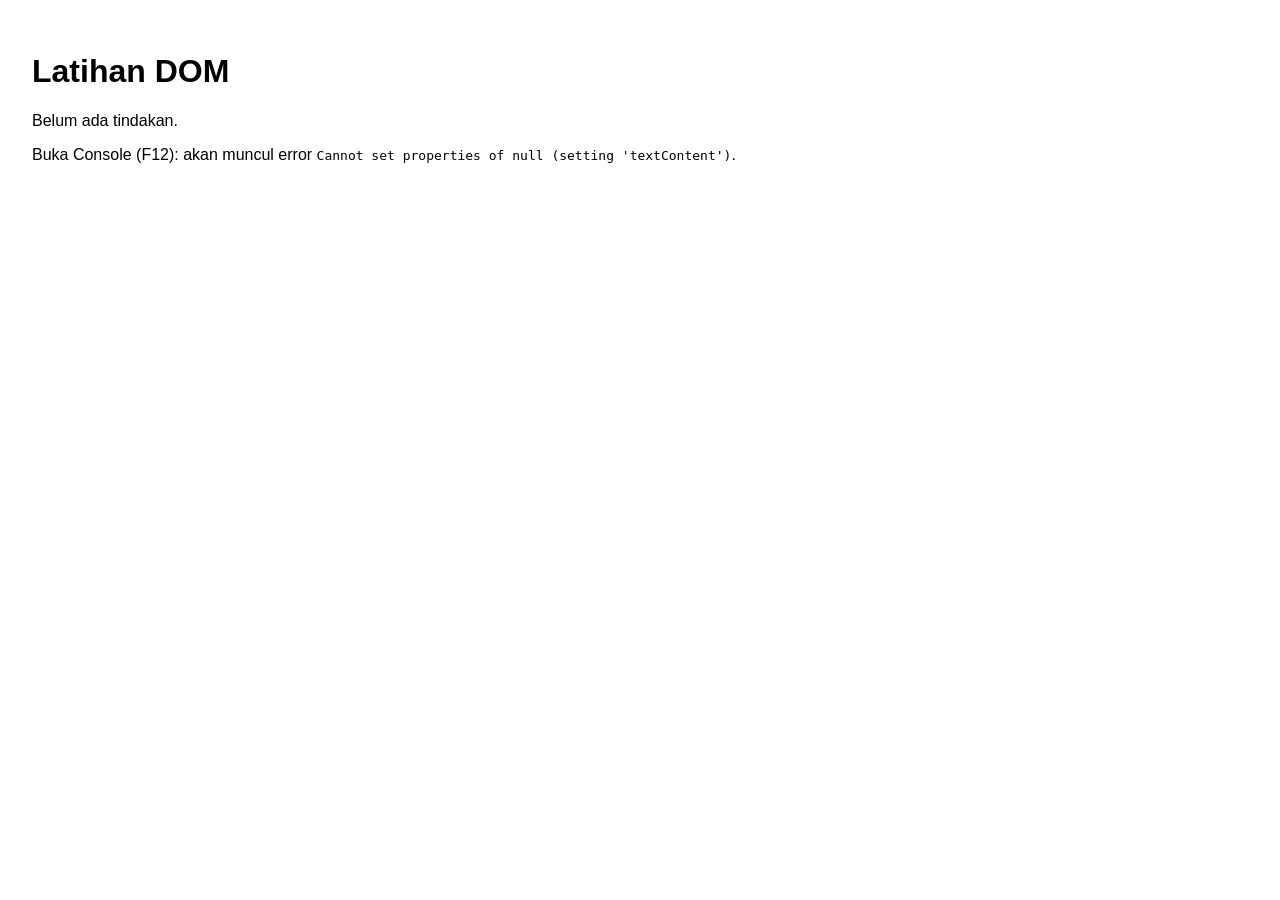
<file: Lab6Web/eksperimen_defer/index.html>
<!DOCTYPE html>
<html lang="id">
<head>
  <meta charset="UTF-8">
  <title>Eksperimen 5 — Tanpa defer</title>
  <!-- TANPA defer: script jalan sebelum <body> diparsing -->
  <script src="script.js"></script>
</head>
<body style="font-family:Segoe UI,Arial,sans-serif;padding:24px">
  <h1 id="judul">Latihan DOM</h1>
  <p id="pesan">Belum ada tindakan.</p>
  <p>Buka Console (F12): akan muncul error
  <code>Cannot set properties of null (setting 'textContent')</code>.</p>
</body>
</html>
</file>
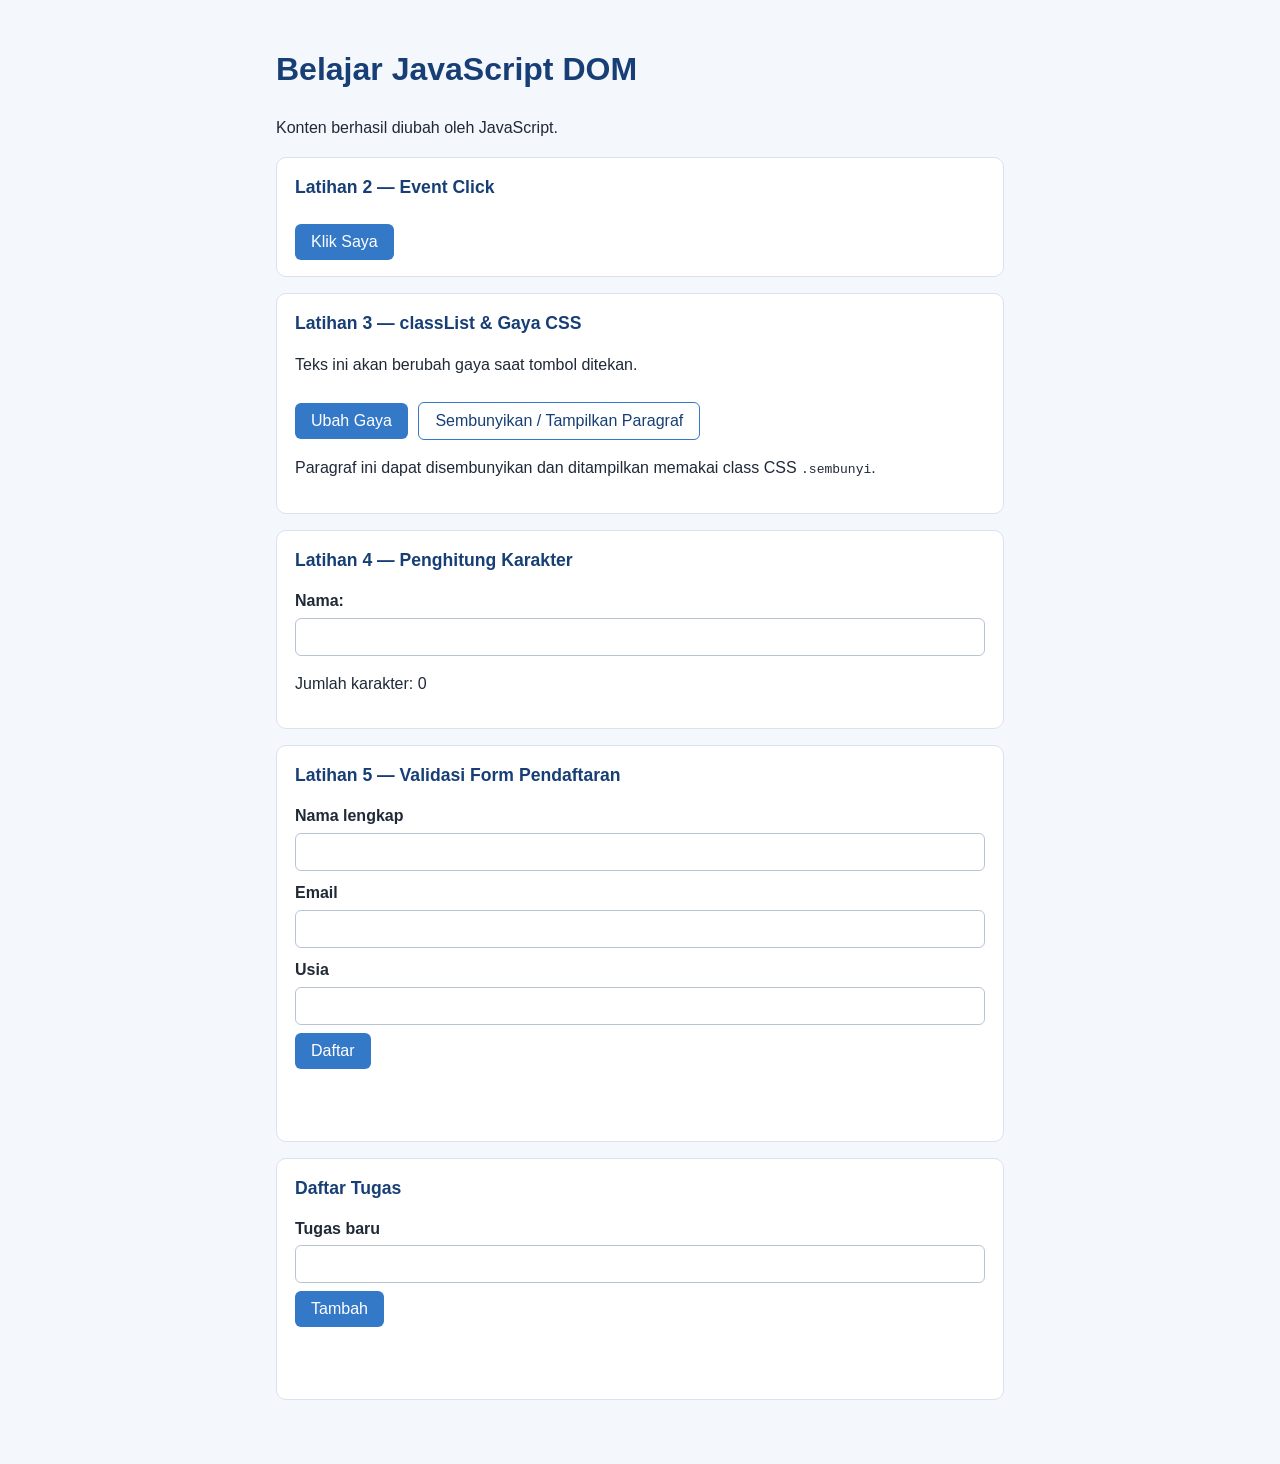
<file: Lab6Web/latihan/index.html>
<!DOCTYPE html>
<html lang="id">
<head>
  <meta charset="UTF-8">
  <meta name="viewport" content="width=device-width, initial-scale=1.0">
  <title>Praktikum DOM dan Event</title>
  <link rel="stylesheet" href="style.css">
  <script src="script.js" defer></script>
</head>
<body>
  <main class="wadah">
    <h1 id="judul">Latihan DOM</h1>
    <p id="pesan">Belum ada tindakan.</p>

    <!-- Latihan 2 -->
    <section class="kartu" id="latihan2">
      <h2>Latihan 2 — Event Click</h2>
      <button id="tombolAksi" type="button">Klik Saya</button>
    </section>

    <!-- Latihan 3 + Eksperimen 4 -->
    <section class="kartu" id="latihan3">
      <h2>Latihan 3 — classList &amp; Gaya CSS</h2>
      <p id="teksGaya">Teks ini akan berubah gaya saat tombol ditekan.</p>
      <button id="tombolGaya" type="button">Ubah Gaya</button>
      <button id="tombolSembunyi" type="button" class="sekunder">Sembunyikan / Tampilkan Paragraf</button>
      <p id="paragrafToggle">Paragraf ini dapat disembunyikan dan ditampilkan memakai class CSS <code>.sembunyi</code>.</p>
    </section>

    <!-- Latihan 4 -->
    <section class="kartu" id="latihan4">
      <h2>Latihan 4 — Penghitung Karakter</h2>
      <label for="namaInput">Nama:</label>
      <input type="text" id="namaInput" maxlength="40">
      <p>Jumlah karakter: <span id="jumlahKarakter">0</span></p>
    </section>

    <!-- Latihan 5 -->
    <section class="kartu" id="latihan5">
      <h2>Latihan 5 — Validasi Form Pendaftaran</h2>
      <form id="formPendaftaran" novalidate>
        <label for="nama">Nama lengkap</label>
        <input id="nama" name="nama" type="text">
        <label for="email">Email</label>
        <input id="email" name="email" type="email">
        <label for="usia">Usia</label>
        <input id="usia" name="usia" type="number" min="17" max="100">
        <button type="submit">Daftar</button>
      </form>
      <p id="pesanForm" aria-live="polite"></p>
    </section>

    <!-- Latihan 6 + Eksperimen 1 -->
    <section class="kartu" id="latihan6">
      <h2>Daftar Tugas</h2>
      <label for="inputTugas">Tugas baru</label>
      <input id="inputTugas" type="text">
      <button id="tambahTugas" type="button">Tambah</button>
      <p id="pesanTugas" aria-live="polite"></p>
      <ul id="daftarTugas"></ul>
    </section>
  </main>
</body>
</html>
</file>
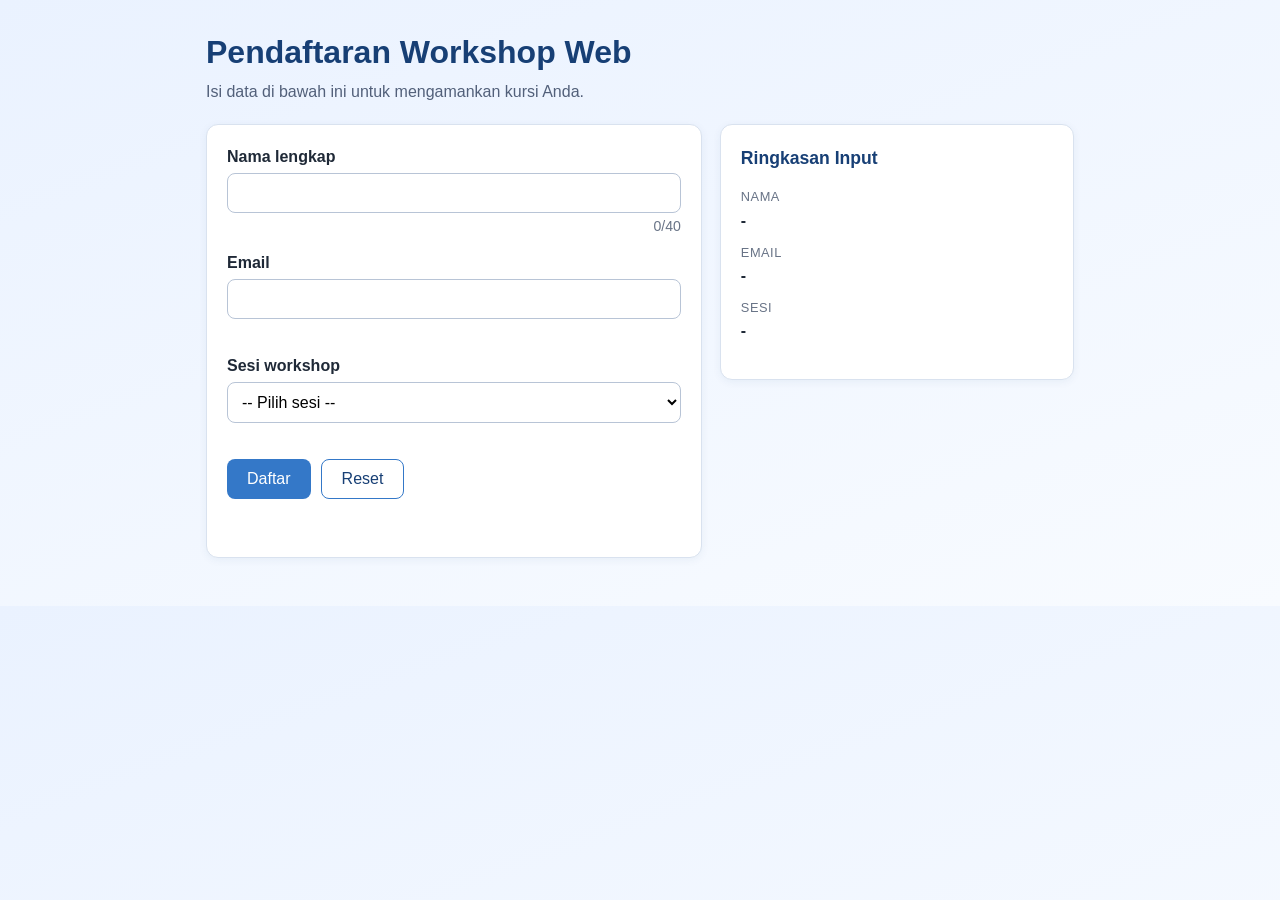
<file: Lab6Web/mini_project_workshop/index.html>
<!DOCTYPE html>
<html lang="id">
<head>
  <meta charset="UTF-8">
  <meta name="viewport" content="width=device-width, initial-scale=1.0">
  <title>Pendaftaran Workshop</title>
  <link rel="stylesheet" href="style.css">
  <script src="script.js" defer></script>
</head>
<body>
  <main class="wadah">
    <header>
      <h1>Pendaftaran Workshop Web</h1>
      <p class="sub">Isi data di bawah ini untuk mengamankan kursi Anda.</p>
    </header>

    <div class="grid">
      <form id="formWorkshop" novalidate>
        <div class="bidang">
          <label for="nama">Nama lengkap</label>
          <input id="nama" name="nama" type="text" maxlength="40" autocomplete="name">
          <div class="info"><span class="galat" id="galatNama" role="alert"></span>
            <span class="hitung"><span id="hitungNama">0</span>/40</span></div>
        </div>

        <div class="bidang">
          <label for="email">Email</label>
          <input id="email" name="email" type="email" autocomplete="email">
          <div class="info"><span class="galat" id="galatEmail" role="alert"></span></div>
        </div>

        <div class="bidang">
          <label for="sesi">Sesi workshop</label>
          <select id="sesi" name="sesi">
            <option value="">-- Pilih sesi --</option>
            <option value="HTML &amp; CSS Dasar — Sabtu 09.00">HTML &amp; CSS Dasar — Sabtu 09.00</option>
            <option value="JavaScript DOM — Sabtu 13.00">JavaScript DOM — Sabtu 13.00</option>
            <option value="Git &amp; GitHub — Minggu 09.00">Git &amp; GitHub — Minggu 09.00</option>
          </select>
          <div class="info"><span class="galat" id="galatSesi" role="alert"></span></div>
        </div>

        <div class="aksi">
          <button type="submit">Daftar</button>
          <button type="button" id="tombolReset" class="sekunder">Reset</button>
        </div>
        <p id="pesanForm" aria-live="polite"></p>
      </form>

      <aside class="ringkasan" aria-live="polite">
        <h2>Ringkasan Input</h2>
        <dl>
          <dt>Nama</dt><dd id="rNama">-</dd>
          <dt>Email</dt><dd id="rEmail">-</dd>
          <dt>Sesi</dt><dd id="rSesi">-</dd>
        </dl>
      </aside>
    </div>
  </main>
</body>
</html>
</file>
<file: Lab6Web/latihan/style.css>
:root { --biru: #3478c8; --biru-tua: #173f75; --biru-muda: #e6f1ff; --abu: #687386; }
* { box-sizing: border-box; }
body { font-family: "Segoe UI", Arial, sans-serif; background: #f4f7fb; color: #1f2937; margin: 0; line-height: 1.55; }
.wadah { max-width: 760px; margin: 0 auto; padding: 24px 16px 48px; }
h1 { color: var(--biru-tua); }
h2 { font-size: 1.1rem; color: var(--biru-tua); margin-top: 0; }
.kartu { background: #fff; border: 1px solid #d9e2ef; border-radius: 10px; padding: 16px 18px; margin: 16px 0; }
label { display: block; font-weight: 600; margin: 10px 0 4px; }
input[type="text"], input[type="email"], input[type="number"] {
  width: 100%; padding: 9px 10px; border: 1px solid #b8c4d6; border-radius: 6px; font-size: 1rem;
}
button { background: var(--biru); color: #fff; border: 0; border-radius: 6px; padding: 9px 16px; font-size: 1rem; cursor: pointer; margin: 8px 6px 0 0; }
button:hover { background: var(--biru-tua); }
button.sekunder { background: #fff; color: var(--biru-tua); border: 1px solid var(--biru); }
#pesanForm, #pesanTugas { font-weight: 600; min-height: 1.5em; }
#pesanForm.error { color: #b42318; }
#pesanForm.sukses { color: #067647; }

/* Latihan 3 */
.highlight { color: #173f75; background-color: #e6f1ff; border-left: 4px solid #3478c8; padding: 12px; }
.teks-besar { font-size: 1.4rem; }

/* Eksperimen 4 */
.sembunyi { display: none; }

/* Latihan 6 */
.selesai span { text-decoration: line-through; color: #687386; }
li { margin-bottom: 8px; }
.hapus { background: #b42318; padding: 5px 10px; font-size: .9rem; }
.hapus:hover { background: #8a1a11; }
</file>
<file: Lab6Web/mini_project_workshop/style.css>
:root { --biru: #3478c8; --biru-tua: #173f75; --merah: #b42318; --hijau: #067647; }
* { box-sizing: border-box; }
body { margin: 0; font-family: "Segoe UI", Arial, sans-serif; background: linear-gradient(160deg, #eaf2ff, #f8fbff); color: #1f2937; line-height: 1.5; }
.wadah { max-width: 900px; margin: 0 auto; padding: 28px 16px 48px; }
h1 { color: var(--biru-tua); margin: 0 0 4px; }
.sub { margin: 0 0 20px; color: #52607a; }
.grid { display: grid; grid-template-columns: 1.4fr 1fr; gap: 18px; align-items: start; }
form, .ringkasan { background: #fff; border: 1px solid #d9e2ef; border-radius: 12px; padding: 20px; box-shadow: 0 2px 8px rgba(23,63,117,.06); }
.bidang { margin-bottom: 14px; }
label { display: block; font-weight: 600; margin-bottom: 4px; }
input, select { width: 100%; padding: 10px; font-size: 1rem; border: 1px solid #b8c4d6; border-radius: 8px; background: #fff; }
input:focus, select:focus { outline: 2px solid #9cc2f0; border-color: var(--biru); }
input.tidak-valid, select.tidak-valid { border-color: var(--merah); background: #fff6f5; }
input.valid, select.valid { border-color: var(--hijau); }
.info { display: flex; justify-content: space-between; min-height: 1.3em; font-size: .88rem; margin-top: 3px; }
.galat { color: var(--merah); }
.hitung { color: #687386; margin-left: auto; }
.aksi { display: flex; gap: 10px; }
button { background: var(--biru); color: #fff; border: 0; border-radius: 8px; padding: 10px 20px; font-size: 1rem; cursor: pointer; }
button:hover { background: var(--biru-tua); }
button.sekunder { background: #fff; color: var(--biru-tua); border: 1px solid var(--biru); }
#pesanForm { margin: 14px 0 0; font-weight: 600; min-height: 1.5em; }
#pesanForm.sukses { color: var(--hijau); background: #ecfdf3; border-radius: 8px; padding: 10px 12px; }
#pesanForm.error { color: var(--merah); background: #fff6f5; border-radius: 8px; padding: 10px 12px; }
.ringkasan h2 { margin-top: 0; font-size: 1.1rem; color: var(--biru-tua); }
dt { font-size: .8rem; text-transform: uppercase; letter-spacing: .04em; color: #687386; margin-top: 10px; }
dd { margin: 2px 0 0; font-weight: 600; word-break: break-word; }
@media (max-width: 640px) { .grid { grid-template-columns: 1fr; } .aksi button { flex: 1; } }
</file>
